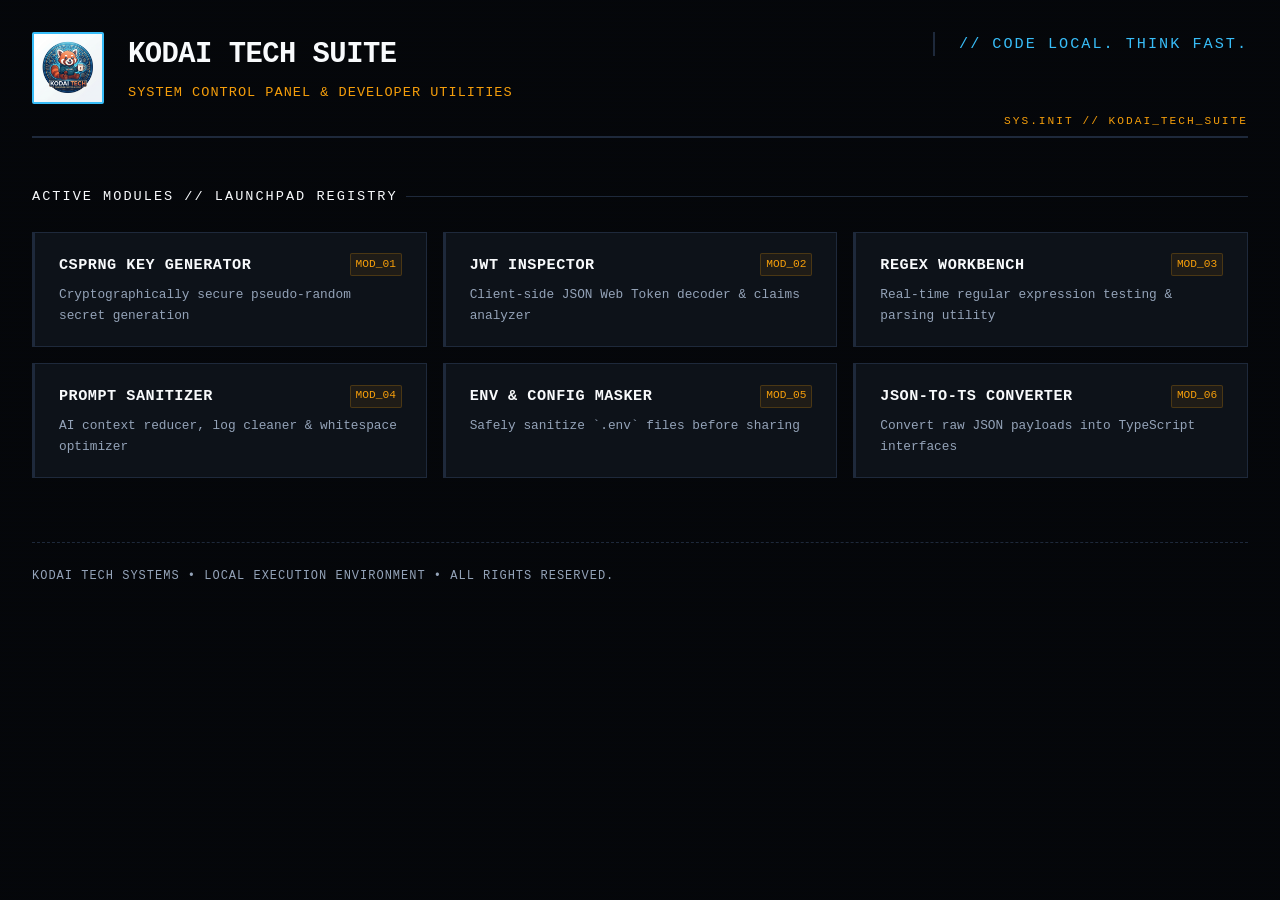
<file: index.html>
<!DOCTYPE html>
<html lang="it">
<head>
    <meta charset="UTF-8">
    <meta name="viewport" content="width=device-width, initial-scale=1.0">
    <title>Kodai Tech // Launchpad</title>
    <link rel="stylesheet" href="assets/css/style.css">
    <style>
        .dashboard-header {
            display: flex;
            justify-content: space-between;
            align-items: flex-start;
            border-bottom: 2px solid var(--border-terminal);
            padding-bottom: 2rem;
            margin-bottom: 3rem;
        }
        .brand-box {
            display: flex;
            align-items: center;
            gap: 1.5rem;
        }
        .brand-logo {
            width: 72px;
            height: 72px;
            border: 2px solid var(--accent-primary);
            border-radius: 2px;
            object-fit: cover;
        }
        .brand-info h1 {
            font-size: 1.8rem;
            color: var(--text-bright);
            text-transform: uppercase;
            letter-spacing: -0.5px;
            margin-bottom: 0.25rem;
        }
        .brand-info p {
            color: var(--accent-warning);
            font-size: 0.85rem;
            letter-spacing: 1px;
            text-transform: uppercase;
        }
        .slogan-box {
            text-align: right;
            font-family: var(--font-mono);
            color: var(--accent-primary);
            font-size: 0.95rem;
            letter-spacing: 2px;
            text-transform: uppercase;
            border-left: 2px solid var(--border-terminal);
            padding-left: 1.5rem;
        }
        .section-title {
            font-size: 0.85rem;
            color: var(--text-bright);
            text-transform: uppercase;
            letter-spacing: 2px;
            margin-bottom: 1.5rem;
            display: flex;
            align-items: center;
            gap: 0.5rem;
        }
        .section-title::after {
            content: "";
            flex: 1;
            height: 1px;
            background: var(--border-terminal);
        }
        .launchpad-stream {
            display: grid;
            grid-template-columns: repeat(auto-fit, minmax(380px, 1fr));
            gap: 1rem;
        }
        .tool-row-item {
            background-color: var(--panel-bg);
            border: 1px solid var(--border-terminal);
            border-left: 3px solid var(--border-terminal);
            padding: 1.25rem 1.5rem;
            text-decoration: none;
            color: inherit;
            display: flex;
            flex-direction: column;
            justify-content: space-between;
            transition: all 0.1s ease;
        }
        .tool-row-item:hover {
            border-color: var(--accent-primary);
            border-left-color: var(--accent-primary);
            background-color: #111822;
        }
        .tool-row-header {
            display: flex;
            justify-content: space-between;
            align-items: center;
            margin-bottom: 0.5rem;
        }
        .tool-row-item h3 {
            font-size: 0.95rem;
            color: var(--text-bright);
            text-transform: uppercase;
            letter-spacing: 0.5px;
        }
        .tool-code {
            font-size: 0.7rem;
            color: var(--accent-warning);
            background: rgba(245, 158, 11, 0.08);
            border: 1px solid rgba(245, 158, 11, 0.2);
            padding: 0.1rem 0.3rem;
            border-radius: 2px;
        }
        .tool-row-item p {
            font-size: 0.8rem;
            color: var(--text-main);
        }
    </style>
</head>
<body>

    <header class="dashboard-header">
        <div class="brand-box">
            <img src="assets/img/logo.jpg" alt="Kodai Tech Logo" class="brand-logo">
            <div class="brand-info">
                <h1>Kodai Tech Suite</h1>
                <p>System Control Panel & Developer Utilities</p>
            </div>
        </div>
        <div class="slogan-box">
            // Code local. Think fast.
        </div>
    </header>

    <main>
        <div class="section-title">Active Modules // Launchpad Registry</div>
        
        <div class="launchpad-stream">
            <a href="key-generator.html" class="tool-row-item">
                <div>
                    <div class="tool-row-header">
                        <h3>CSPRNG Key Generator</h3>
                        <span class="tool-code">MOD_01</span>
                    </div>
                    <p>Cryptographically secure pseudo-random secret generation</p>
                </div>
            </a>

            <a href="jwt-inspector.html" class="tool-row-item">
                <div>
                    <div class="tool-row-header">
                        <h3>JWT Inspector</h3>
                        <span class="tool-code">MOD_02</span>
                    </div>
                    <p>Client-side JSON Web Token decoder & claims analyzer</p>
                </div>
            </a>

            <a href="regex-workbench.html" class="tool-row-item">
                <div>
                    <div class="tool-row-header">
                        <h3>Regex Workbench</h3>
                        <span class="tool-code">MOD_03</span>
                    </div>
                    <p>Real-time regular expression testing & parsing utility</p>
                </div>
            </a>

            <a href="prompt-sanitizer.html" class="tool-row-item">
                <div>
                    <div class="tool-row-header">
                        <h3>Prompt Sanitizer</h3>
                        <span class="tool-code">MOD_04</span>
                    </div>
                    <p>AI context reducer, log cleaner & whitespace optimizer</p>
                </div>
            </a>

            <a href="env-masker.html" class="tool-row-item">
                <div>
                    <div class="tool-row-header">
                        <h3>Env & Config Masker</h3>
                        <span class="tool-code">MOD_05</span>
                    </div>
                    <p>Safely sanitize `.env` files before sharing</p>
                </div>
            </a>

            <a href="json-converter.html" class="tool-row-item">
                <div>
                    <div class="tool-row-header">
                        <h3>JSON-to-TS Converter</h3>
                        <span class="tool-code">MOD_06</span>
                    </div>
                    <p>Convert raw JSON payloads into TypeScript interfaces</p>
                </div>
            </a>
        </div>
    </main>

    <footer>
        Kodai Tech Systems &bull; Local Execution Environment &bull; All rights reserved.
    </footer>

</body>
</html>
</file>
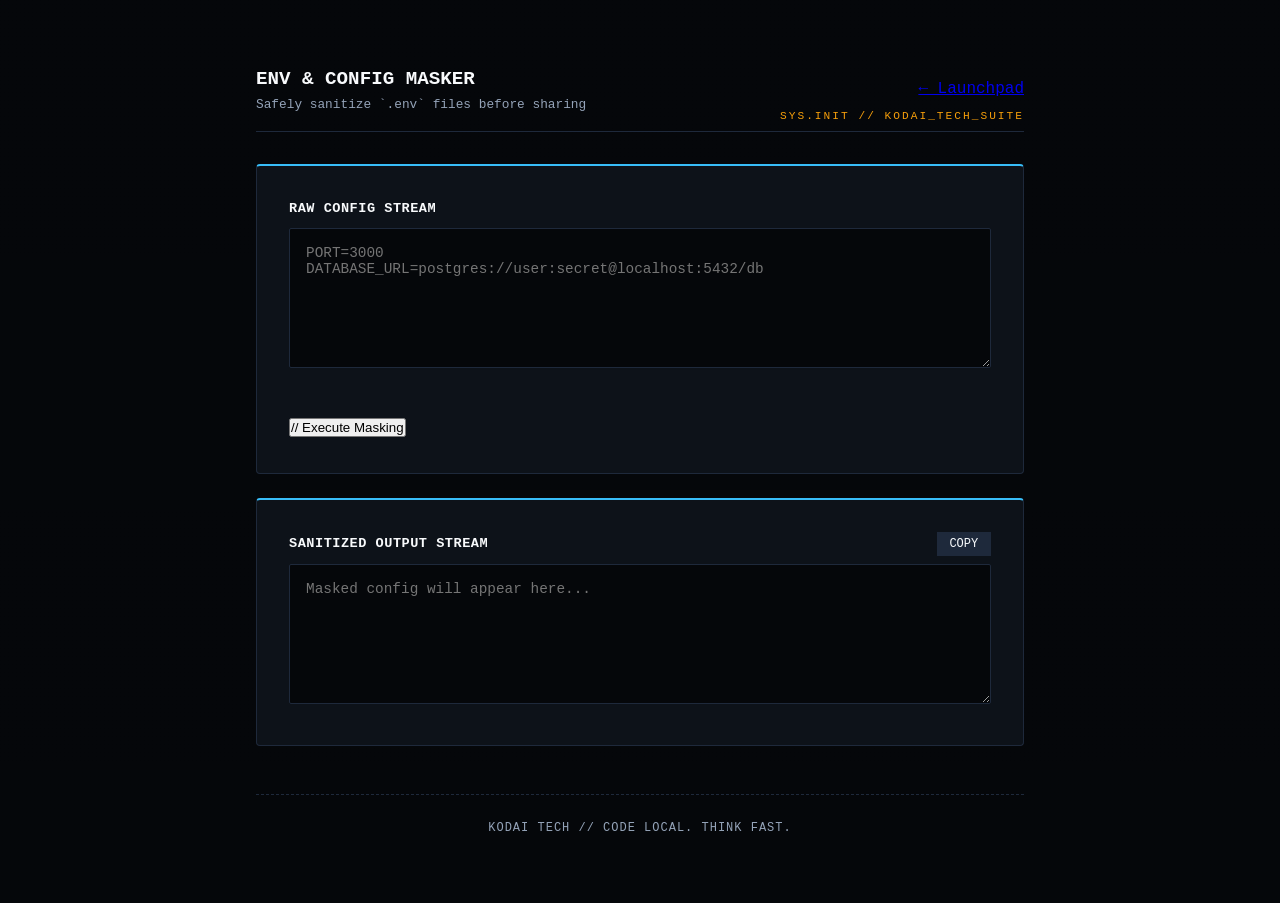
<file: env-masker.html>
<!DOCTYPE html>
<html lang="it">
<head>
    <meta charset="UTF-8">
    <meta name="viewport" content="width=device-width, initial-scale=1.0">
    <title>Env & Config Masker — Kodai Tech</title>
    <link rel="stylesheet" href="assets/css/style.css">
    <style>
        .tool-container {
            max-width: 800px;
            margin: 2rem auto;
            padding: 0 1rem;
        }
        .panel {
            background-color: var(--panel-bg);
            border: 1px solid var(--border-terminal);
            border-top: 2px solid var(--accent-primary);
            padding: 2rem;
            border-radius: 4px;
            margin-bottom: 1.5rem;
        }
        .form-group {
            margin-bottom: 1.5rem;
        }
        .form-group:last-child {
            margin-bottom: 0;
        }
        label {
            display: block;
            margin-bottom: 0.5rem;
            font-weight: 600;
            color: var(--text-bright);
            font-size: 0.85rem;
            text-transform: uppercase;
            letter-spacing: 0.5px;
        }
        textarea {
            width: 100%;
            height: 140px;
            padding: 1rem;
            background-color: var(--bg-terminal);
            border: 1px solid var(--border-terminal);
            border-radius: 2px;
            color: var(--text-bright);
            font-family: var(--font-mono);
            font-size: 0.9rem;
            resize: vertical;
        }
        textarea:focus {
            outline: none;
            border-color: var(--accent-primary);
        }
        .output-header {
            display: flex;
            justify-content: space-between;
            align-items: center;
            margin-bottom: 0.5rem;
        }
        .btn-copy {
            background: var(--border-terminal);
            color: var(--text-bright);
            border: none;
            padding: 0.3rem 0.8rem;
            font-family: var(--font-mono);
            font-size: 0.75rem;
            cursor: pointer;
            text-transform: uppercase;
        }
        .btn-copy:hover {
            background: var(--accent-primary);
            color: var(--bg-terminal);
        }
    </style>
</head>
<body>

    <div class="tool-container">
        <header class="app-header" style="margin-bottom: 2rem; border-bottom: 1px solid var(--border-terminal); padding-bottom: 1rem; display: flex; justify-content: space-between; align-items: center;">
            <div>
                <h1 style="font-size: 1.2rem; color: var(--text-bright); text-transform: uppercase;">Env & Config Masker</h1>
                <p style="font-size: 0.8rem; color: var(--text-main);">Safely sanitize `.env` files before sharing</p>
            </div>
            <a href="index.html" class="back-link">&larr; Launchpad</a>
        </header>

        <main>
            <div class="panel">
                <div class="form-group">
                    <label for="input-env">Raw Config Stream</label>
                    <textarea id="input-env" placeholder="PORT=3000&#10;DATABASE_URL=postgres://user:secret@localhost:5432/db"></textarea>
                </div>
                <button class="btn-primary" style="margin-top: 1rem;" onclick="maskEnv()">// Execute Masking</button>
            </div>

            <div class="panel">
                <div class="form-group">
                    <div class="output-header">
                        <label for="output-env" style="margin-bottom: 0;">Sanitized Output Stream</label>
                        <button class="btn-copy" onclick="copyOutput()">Copy</button>
                    </div>
                    <textarea id="output-env" readonly placeholder="Masked config will appear here..."></textarea>
                </div>
            </div>
        </main>

        <footer style="margin-top: 3rem; text-align: center; font-size: 0.75rem; color: var(--text-main); text-transform: uppercase; letter-spacing: 1px;">
            Kodai Tech // Code local. Think fast.
        </footer>
    </div>

    <script>
        function maskEnv() {
            const text = document.getElementById('input-env').value;
            if (!text) { document.getElementById('output-env').value = ''; return; }
            const lines = text.split('\n');
            const masked = lines.map(line => {
                const trimmed = line.trim();
                if (!trimmed || trimmed.startsWith('#') || !trimmed.includes('=')) return line;
                const eq = line.indexOf('=');
                const key = line.substring(0, eq);
                const val = line.substring(eq + 1);
                if (!val.trim() || val.includes('[MASKED]')) return line;
                const upperKey = key.toUpperCase();
                const keywords = ['KEY', 'SECRET', 'PASSWORD', 'PASS', 'TOKEN', 'AUTH', 'PRIVATE', 'JWT', 'DATABASE_URL', 'DB_CONN'];
                if (keywords.some(k => upperKey.includes(k))) return `${key}=[[MASKED]]`;
                return line;
            });
            document.getElementById('output-env').value = masked.join('\n');
        }
        function copyOutput() {
            const output = document.getElementById('output-env');
            if (!output.value) return;
            output.select();
            document.execCommand('copy');
            const btn = document.querySelector('.btn-copy');
            btn.textContent = 'OK';
            setTimeout(() => { btn.textContent = 'Copy'; }, 1500);
        }
    </script>
</body>
</html>
</file>
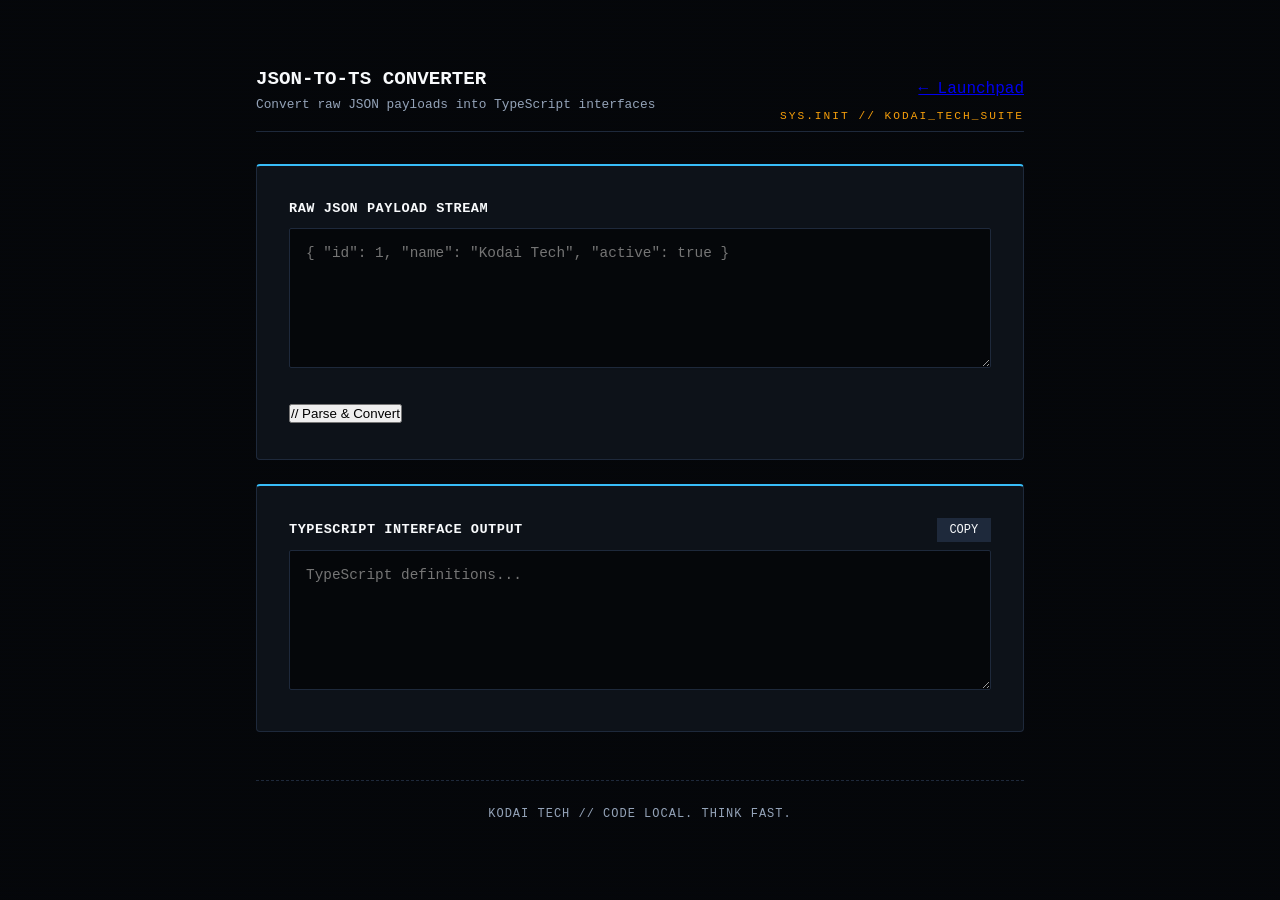
<file: json-converter.html>
<!DOCTYPE html>
<html lang="it">
<head>
    <meta charset="UTF-8">
    <meta name="viewport" content="width=device-width, initial-scale=1.0">
    <title>JSON-to-TS Converter — Kodai Tech</title>
    <link rel="stylesheet" href="assets/css/style.css">
    <style>
        .tool-container {
            max-width: 800px;
            margin: 2rem auto;
            padding: 0 1rem;
        }
        .panel {
            background-color: var(--panel-bg);
            border: 1px solid var(--border-terminal);
            border-top: 2px solid var(--accent-primary);
            padding: 2rem;
            border-radius: 4px;
            margin-bottom: 1.5rem;
        }
        .form-group {
            margin-bottom: 1.5rem;
        }
        .form-group:last-child {
            margin-bottom: 0;
        }
        label {
            display: block;
            margin-bottom: 0.5rem;
            font-weight: 600;
            color: var(--text-bright);
            font-size: 0.85rem;
            text-transform: uppercase;
            letter-spacing: 0.5px;
        }
        textarea {
            width: 100%;
            height: 140px;
            padding: 1rem;
            background-color: var(--bg-terminal);
            border: 1px solid var(--border-terminal);
            border-radius: 2px;
            color: var(--text-bright);
            font-family: var(--font-mono);
            font-size: 0.9rem;
            resize: vertical;
        }
        textarea:focus {
            outline: none;
            border-color: var(--accent-primary);
        }
        .output-header {
            display: flex;
            justify-content: space-between;
            align-items: center;
            margin-bottom: 0.5rem;
        }
        .btn-copy {
            background: var(--border-terminal);
            color: var(--text-bright);
            border: none;
            padding: 0.3rem 0.8rem;
            font-family: var(--font-mono);
            font-size: 0.75rem;
            cursor: pointer;
            text-transform: uppercase;
        }
        .btn-copy:hover {
            background: var(--accent-primary);
            color: var(--bg-terminal);
        }
    </style>
</head>
<body>

    <div class="tool-container">
        <header class="app-header" style="margin-bottom: 2rem; border-bottom: 1px solid var(--border-terminal); padding-bottom: 1rem; display: flex; justify-content: space-between; align-items: center;">
            <div>
                <h1 style="font-size: 1.2rem; color: var(--text-bright); text-transform: uppercase;">JSON-to-TS Converter</h1>
                <p style="font-size: 0.8rem; color: var(--text-main);">Convert raw JSON payloads into TypeScript interfaces</p>
            </div>
            <a href="index.html" class="back-link">&larr; Launchpad</a>
        </header>

        <main>
            <div class="panel">
                <div class="form-group">
                    <label for="input-json">Raw JSON Payload Stream</label>
                    <textarea id="input-json" placeholder='{ "id": 1, "name": "Kodai Tech", "active": true }'></textarea>
                </div>
                <button class="btn-primary" onclick="convertJsonToTs()">// Parse & Convert</button>
            </div>

            <div class="panel">
                <div class="form-group">
                    <div class="output-header">
                        <label for="output-ts" style="margin-bottom: 0;">TypeScript Interface Output</label>
                        <button class="btn-copy" onclick="copyOutput()">Copy</button>
                    </div>
                    <textarea id="output-ts" readonly placeholder="TypeScript definitions..."></textarea>
                </div>
            </div>
        </main>

        <footer style="margin-top: 3rem; text-align: center; font-size: 0.75rem; color: var(--text-main); text-transform: uppercase; letter-spacing: 1px;">
            Kodai Tech // Code local. Think fast.
        </footer>
    </div>

    <script>
        function capitalize(str) { return str.charAt(0).toUpperCase() + str.slice(1); }
        function inferType(value, key, interfaces) {
            if (value === null) return 'null';
            const type = typeof value;
            if (type === 'string' || type === 'number' || type === 'boolean') return type;
            if (Array.isArray(value)) {
                if (value.length === 0) return 'any[]';
                const first = value[0];
                if (typeof first === 'object' && first !== null) {
                    const subName = capitalize(key) + 'Item';
                    parseObjectToInterface(first, subName, interfaces);
                    return subName + '[]';
                }
                return typeof first + '[]';
            }
            if (type === 'object') {
                const subName = capitalize(key);
                parseObjectToInterface(value, subName, interfaces);
                return subName;
            }
            return 'any';
        }
        function parseObjectToInterface(obj, name, interfaces) {
            let fields = [];
            for (const key in obj) {
                if (Object.prototype.hasOwnProperty.call(obj, key)) {
                    fields.push(`  ${key}: ${inferType(obj[key], key, interfaces)};`);
                }
            }
            interfaces.push(`interface ${name} {\n${fields.join('\n')}\n}`);
        }
        function convertJsonToTs() {
            const raw = document.getElementById('input-json').value.trim();
            const outputEl = document.getElementById('output-ts');
            if (!raw) { outputEl.value = ''; return; }
            try {
                const parsed = JSON.parse(raw);
                let interfaces = [];
                parseObjectToInterface(parsed, 'RootObject', interfaces);
                outputEl.value = interfaces.reverse().join('\n\n');
            } catch (e) {
                outputEl.value = `// JSON_ERR: ${e.message}`;
            }
        }
        function copyOutput() {
            const output = document.getElementById('output-ts');
            if (!output.value) return;
            output.select();
            document.execCommand('copy');
            const btn = document.querySelector('.btn-copy');
            btn.textContent = 'OK';
            setTimeout(() => { btn.textContent = 'Copy'; }, 1500);
        }
    </script>
</body>
</html>
</file>
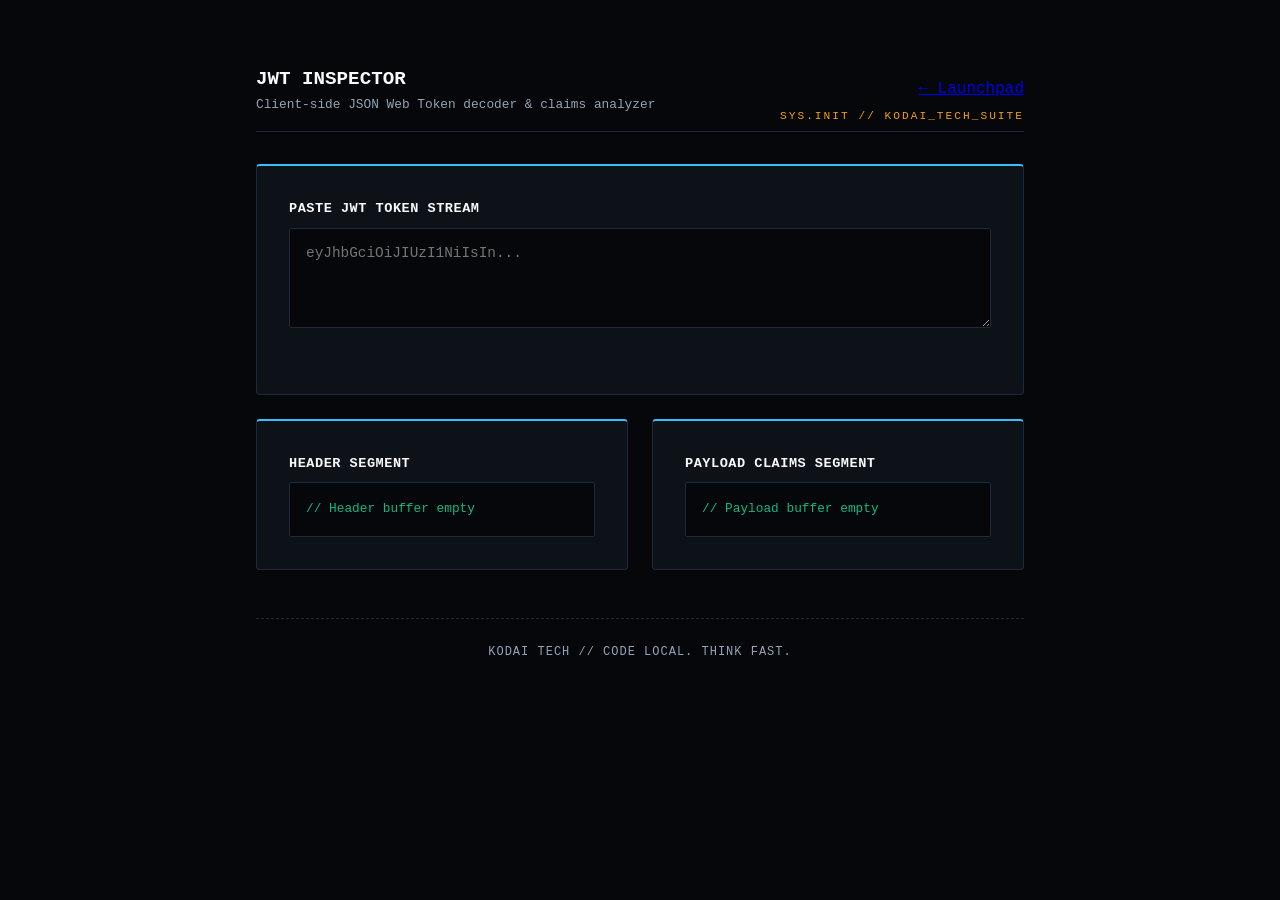
<file: jwt-inspector.html>
<!DOCTYPE html>
<html lang="it">
<head>
    <meta charset="UTF-8">
    <meta name="viewport" content="width=device-width, initial-scale=1.0">
    <title>JWT Inspector — Kodai Tech</title>
    <link rel="stylesheet" href="assets/css/style.css">
    <style>
        .tool-container {
            max-width: 800px;
            margin: 2rem auto;
            padding: 0 1rem;
        }
        .panel {
            background-color: var(--panel-bg);
            border: 1px solid var(--border-terminal);
            border-top: 2px solid var(--accent-primary);
            padding: 2rem;
            border-radius: 4px;
            margin-bottom: 1.5rem;
        }
        .form-group {
            margin-bottom: 1.5rem;
        }
        .form-group:last-child {
            margin-bottom: 0;
        }
        label {
            display: block;
            margin-bottom: 0.5rem;
            font-weight: 600;
            color: var(--text-bright);
            font-size: 0.85rem;
            text-transform: uppercase;
            letter-spacing: 0.5px;
        }
        textarea {
            width: 100%;
            height: 100px;
            padding: 1rem;
            background-color: var(--bg-terminal);
            border: 1px solid var(--border-terminal);
            border-radius: 2px;
            color: var(--text-bright);
            font-family: var(--font-mono);
            font-size: 0.9rem;
            resize: vertical;
        }
        textarea:focus {
            outline: none;
            border-color: var(--accent-primary);
        }
        .grid-outputs {
            display: grid;
            grid-template-columns: 1fr 1fr;
            gap: 1.5rem;
        }
        @media (max-width: 768px) { .grid-outputs { grid-template-columns: 1fr; } }
        pre {
            background-color: var(--bg-terminal);
            padding: 1rem;
            border-radius: 2px;
            font-family: var(--font-mono);
            font-size: 0.8rem;
            color: var(--accent-success);
            overflow-x: auto;
            max-height: 240px;
            border: 1px solid var(--border-terminal);
            margin-top: 0.5rem;
        }
        .status-badge {
            display: inline-block;
            padding: 0.3rem 0.6rem;
            border-radius: 2px;
            font-size: 0.75rem;
            font-weight: 600;
            font-family: var(--font-mono);
            text-transform: uppercase;
        }
        .status-valid { background-color: rgba(16, 185, 129, 0.1); color: var(--accent-success); border: 1px solid rgba(16, 185, 129, 0.3); }
        .status-expired { background-color: rgba(239, 68, 68, 0.1); color: #ef4444; border: 1px solid rgba(239, 68, 68, 0.3); }
        .status-invalid { background-color: rgba(245, 158, 11, 0.1); color: var(--accent-warning); border: 1px solid rgba(245, 158, 11, 0.3); }
    </style>
</head>
<body>

    <div class="tool-container">
        <header class="app-header" style="margin-bottom: 2rem; border-bottom: 1px solid var(--border-terminal); padding-bottom: 1rem; display: flex; justify-content: space-between; align-items: center;">
            <div>
                <h1 style="font-size: 1.2rem; color: var(--text-bright); text-transform: uppercase;">JWT Inspector</h1>
                <p style="font-size: 0.8rem; color: var(--text-main);">Client-side JSON Web Token decoder & claims analyzer</p>
            </div>
            <a href="index.html" class="back-link">&larr; Launchpad</a>
        </header>

        <main>
            <div class="panel">
                <div class="form-group">
                    <label for="jwt-input">Paste JWT Token Stream</label>
                    <textarea id="jwt-input" placeholder="eyJhbGciOiJIUzI1NiIsIn..." oninput="inspectJWT()"></textarea>
                </div>
                <div id="token-status" style="margin-top: 1rem;"></div>
            </div>

            <div class="grid-outputs">
                <div class="panel" style="margin-bottom: 0;">
                    <label>Header Segment</label>
                    <pre id="jwt-header">// Header buffer empty</pre>
                </div>
                <div class="panel" style="margin-bottom: 0;">
                    <label>Payload Claims Segment</label>
                    <pre id="jwt-payload">// Payload buffer empty</pre>
                </div>
            </div>
        </main>

        <footer style="margin-top: 3rem; text-align: center; font-size: 0.75rem; color: var(--text-main); text-transform: uppercase; letter-spacing: 1px;">
            Kodai Tech // Code local. Think fast.
        </footer>
    </div>

    <script>
        function base64UrlDecode(str) {
            let output = str.replace(/-/g, '+').replace(/_/g, '/');
            switch (output.length % 4) { case 0: break; case 2: output += '=='; break; case 3: output += '='; break; }
            return decodeURIComponent(atob(output).split('').map(c => '%' + ('00' + c.charCodeAt(0).toString(16)).slice(-2)).join(''));
        }
        function inspectJWT() {
            const rawToken = document.getElementById('jwt-input').value.trim();
            const headerEl = document.getElementById('jwt-header');
            const payloadEl = document.getElementById('jwt-payload');
            const statusEl = document.getElementById('token-status');
            if (!rawToken) { headerEl.textContent = '// Header buffer empty'; payloadEl.textContent = '// Payload buffer empty'; statusEl.innerHTML = ''; return; }
            const parts = rawToken.split('.');
            if (parts.length !== 3) { statusEl.innerHTML = '<span class="status-badge status-invalid">ERR: Invalid structure (3 parts expected)</span>'; headerEl.textContent = '// Error'; payloadEl.textContent = '// Error'; return; }
            try {
                headerEl.textContent = JSON.stringify(JSON.parse(base64UrlDecode(parts[0])), null, 2);
                const payload = JSON.parse(base64UrlDecode(parts[1]));
                payloadEl.textContent = JSON.stringify(payload, null, 2);
                if (payload.exp) {
                    const now = Math.floor(Date.now() / 1000);
                    const expDate = new Date(payload.exp * 1000).toLocaleString();
                    if (payload.exp < now) {
                        statusEl.innerHTML = `<span class="status-badge status-expired">STATUS: EXPIRED [${expDate}]</span>`;
                    } else {
                        statusEl.innerHTML = `<span class="status-badge status-valid">STATUS: VALID [Expires: ${expDate}]</span>`;
                    }
                } else {
                    statusEl.innerHTML = '<span class="status-badge status-invalid">STATUS: NO EXP CLAIM (exp) FOUND</span>';
                }
            } catch (e) {
                statusEl.innerHTML = '<span class="status-badge status-invalid">ERR: Parsing failed</span>';
                headerEl.textContent = '// Malformed';
                payloadEl.textContent = '// Malformed';
            }
        }
    </script>
</body>
</html>
</file>
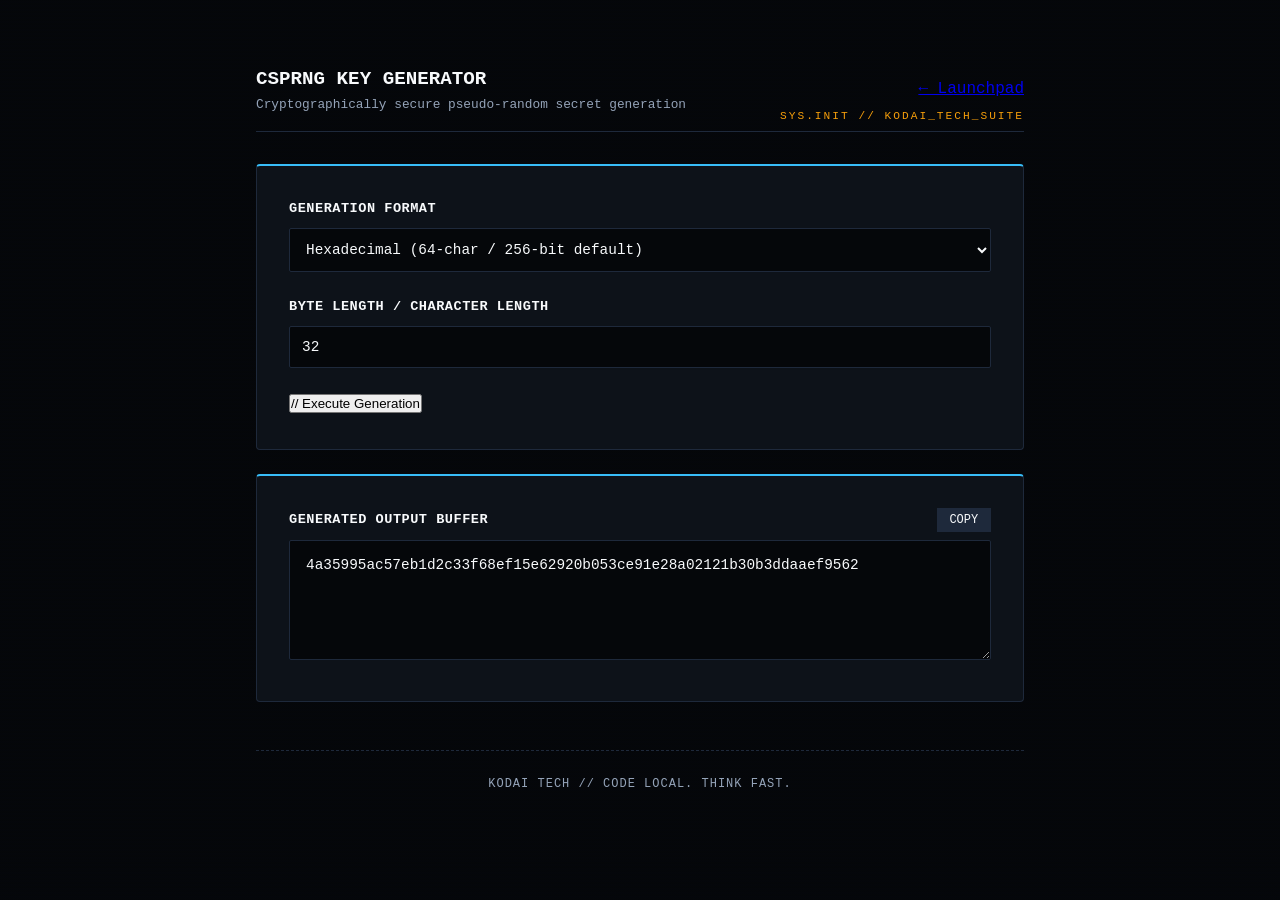
<file: key-generator.html>
<!DOCTYPE html>
<html lang="it">
<head>
    <meta charset="UTF-8">
    <meta name="viewport" content="width=device-width, initial-scale=1.0">
    <title>CSPRNG Key Generator — Kodai Tech</title>
    <link rel="stylesheet" href="assets/css/style.css">
    <style>
        .tool-container {
            max-width: 800px;
            margin: 2rem auto;
            padding: 0 1rem;
        }
        .panel {
            background-color: var(--panel-bg);
            border: 1px solid var(--border-terminal);
            border-top: 2px solid var(--accent-primary);
            padding: 2rem;
            border-radius: 4px;
            margin-bottom: 1.5rem;
        }
        .form-group {
            margin-bottom: 1.5rem;
        }
        .form-group:last-child {
            margin-bottom: 0;
        }
        label {
            display: block;
            margin-bottom: 0.5rem;
            font-weight: 600;
            color: var(--text-bright);
            font-size: 0.85rem;
            text-transform: uppercase;
            letter-spacing: 0.5px;
        }
        select, input[type="number"] {
            width: 100%;
            padding: 0.75rem;
            background-color: var(--bg-terminal);
            border: 1px solid var(--border-terminal);
            border-radius: 2px;
            color: var(--text-bright);
            font-family: var(--font-mono);
            font-size: 0.9rem;
        }
        select:focus, input:focus {
            outline: none;
            border-color: var(--accent-primary);
        }
        textarea {
            width: 100%;
            height: 120px;
            padding: 1rem;
            background-color: var(--bg-terminal);
            border: 1px solid var(--border-terminal);
            border-radius: 2px;
            color: var(--text-bright);
            font-family: var(--font-mono);
            font-size: 0.9rem;
            resize: vertical;
        }
        .options-row {
            display: flex;
            gap: 1.5rem;
            flex-wrap: wrap;
            padding: 1rem 0;
            border-top: 1px solid var(--border-terminal);
            border-bottom: 1px solid var(--border-terminal);
            margin: 1.5rem 0;
        }
        .checkbox-label {
            display: flex;
            align-items: center;
            gap: 0.5rem;
            font-size: 0.8rem;
            cursor: pointer;
            color: var(--text-main);
            text-transform: uppercase;
        }
        .output-header {
            display: flex;
            justify-content: space-between;
            align-items: center;
            margin-bottom: 0.5rem;
        }
        .btn-copy {
            background: var(--border-terminal);
            color: var(--text-bright);
            border: none;
            padding: 0.3rem 0.8rem;
            font-family: var(--font-mono);
            font-size: 0.75rem;
            cursor: pointer;
            text-transform: uppercase;
        }
        .btn-copy:hover {
            background: var(--accent-primary);
            color: var(--bg-terminal);
        }
    </style>
</head>
<body>

    <div class="tool-container">
        <header class="app-header" style="margin-bottom: 2rem; border-bottom: 1px solid var(--border-terminal); padding-bottom: 1rem; display: flex; justify-content: space-between; align-items: center;">
            <div>
                <h1 style="font-size: 1.2rem; color: var(--text-bright); text-transform: uppercase;">CSPRNG Key Generator</h1>
                <p style="font-size: 0.8rem; color: var(--text-main);">Cryptographically secure pseudo-random secret generation</p>
            </div>
            <a href="index.html" class="back-link">&larr; Launchpad</a>
        </header>

        <main>
            <div class="panel">
                <div class="form-group">
                    <label for="format">Generation Format</label>
                    <select id="format" onchange="toggleOptions()">
                        <option value="hex">Hexadecimal (64-char / 256-bit default)</option>
                        <option value="base64">Base64 URL-Safe</option>
                        <option value="password">Custom Password / Alphanumeric Secret</option>
                    </select>
                </div>

                <div class="form-group" id="length-group">
                    <label for="length">Byte Length / Character Length</label>
                    <input type="number" id="length" value="32" min="8" max="256">
                </div>

                <div class="options-row" id="password-options" style="display: none;">
                    <label class="checkbox-label"><input type="checkbox" id="inc-upper" checked> Uppercase (A-Z)</label>
                    <label class="checkbox-label"><input type="checkbox" id="inc-lower" checked> Lowercase (a-z)</label>
                    <label class="checkbox-label"><input type="checkbox" id="inc-num" checked> Numbers (0-9)</label>
                    <label class="checkbox-label"><input type="checkbox" id="inc-sym" checked> Symbols (!@#$...)</label>
                </div>

                <button class="btn-primary" onclick="generateKey()">// Execute Generation</button>
            </div>

            <div class="panel">
                <div class="form-group">
                    <div class="output-header">
                        <label for="output" style="margin-bottom: 0;">Generated Output Buffer</label>
                        <button class="btn-copy" onclick="copyToClipboard()">Copy</button>
                    </div>
                    <textarea id="output" readonly placeholder="Secure output buffer..."></textarea>
                </div>
            </div>
        </main>

        <footer style="margin-top: 3rem; text-align: center; font-size: 0.75rem; color: var(--text-main); text-transform: uppercase; letter-spacing: 1px;">
            Kodai Tech // Code local. Think fast.
        </footer>
    </div>

    <script>
        function toggleOptions() {
            const format = document.getElementById('format').value;
            const pwdOptions = document.getElementById('password-options');
            const lengthInput = document.getElementById('length');
            if (format === 'password') {
                pwdOptions.style.display = 'flex';
                lengthInput.value = '24';
            } else {
                pwdOptions.style.display = 'none';
                lengthInput.value = '32';
            }
        }
        function generateKey() {
            const format = document.getElementById('format').value;
            const length = parseInt(document.getElementById('length').value, 10) || 32;
            let result = '';
            if (format === 'hex') {
                const array = new Uint8Array(length);
                window.crypto.getRandomValues(array);
                result = Array.from(array, byte => byte.toString(16).padStart(2, '0')).join('');
            } else if (format === 'base64') {
                const array = new Uint8Array(length);
                window.crypto.getRandomValues(array);
                let binary = '';
                array.forEach(b => binary += String.fromCharCode(b));
                result = btoa(binary).replace(/\+/g, '-').replace(/\//g, '_').replace(/=/g, '');
            } else if (format === 'password') {
                let chars = '';
                if (document.getElementById('inc-upper').checked) chars += 'ABCDEFGHIJKLMNOPQRSTUVWXYZ';
                if (document.getElementById('inc-lower').checked) chars += 'abcdefghijklmnopqrstuvwxyz';
                if (document.getElementById('inc-num').checked) chars += '0123456789';
                if (document.getElementById('inc-sym').checked) chars += '!@#$%^&*()_+-=[]{}|;:,.<>?';
                if (chars.length === 0) { alert('Select at least one character set.'); return; }
                const array = new Uint32Array(length);
                window.crypto.getRandomValues(array);
                for (let i = 0; i < length; i++) { result += chars[array[i] % chars.length]; }
            }
            document.getElementById('output').value = result;
        }
        function copyToClipboard() {
            const output = document.getElementById('output');
            if (!output.value) return;
            output.select();
            document.execCommand('copy');
            const btn = document.querySelector('.btn-copy');
            btn.textContent = 'OK';
            setTimeout(() => { btn.textContent = 'Copy'; }, 1500);
        }
        generateKey();
    </script>
</body>
</html>
</file>
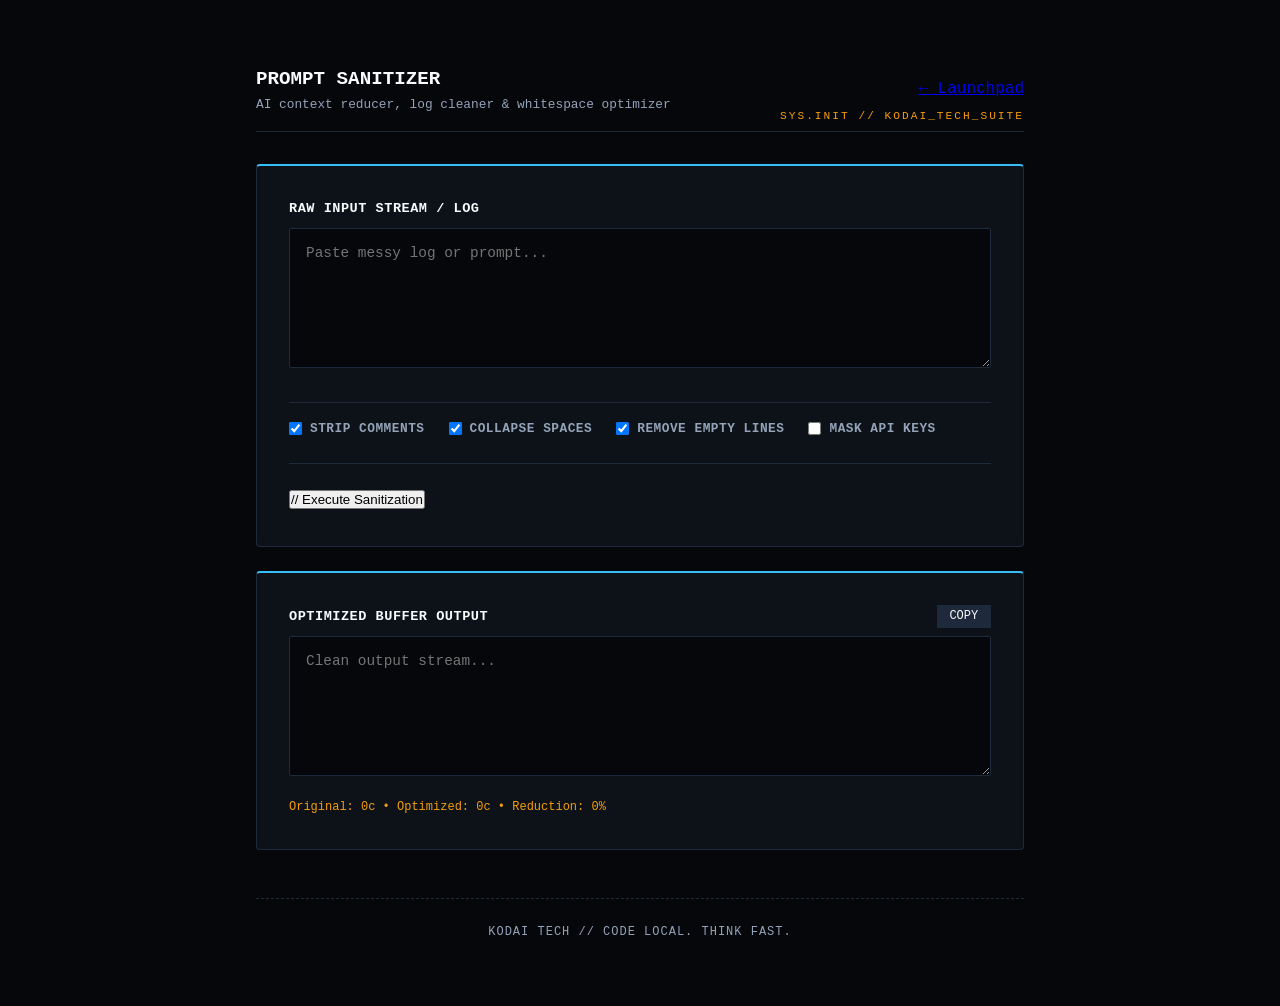
<file: prompt-sanitizer.html>
<!DOCTYPE html>
<html lang="it">
<head>
    <meta charset="UTF-8">
    <meta name="viewport" content="width=device-width, initial-scale=1.0">
    <title>Prompt Sanitizer — Kodai Tech</title>
    <link rel="stylesheet" href="assets/css/style.css">
    <style>
        .tool-container {
            max-width: 800px;
            margin: 2rem auto;
            padding: 0 1rem;
        }
        .panel {
            background-color: var(--panel-bg);
            border: 1px solid var(--border-terminal);
            border-top: 2px solid var(--accent-primary);
            padding: 2rem;
            border-radius: 4px;
            margin-bottom: 1.5rem;
        }
        .form-group {
            margin-bottom: 1.5rem;
        }
        .form-group:last-child {
            margin-bottom: 0;
        }
        label {
            display: block;
            margin-bottom: 0.5rem;
            font-weight: 600;
            color: var(--text-bright);
            font-size: 0.85rem;
            text-transform: uppercase;
            letter-spacing: 0.5px;
        }
        textarea {
            width: 100%;
            height: 140px;
            padding: 1rem;
            background-color: var(--bg-terminal);
            border: 1px solid var(--border-terminal);
            border-radius: 2px;
            color: var(--text-bright);
            font-family: var(--font-mono);
            font-size: 0.9rem;
            resize: vertical;
        }
        textarea:focus {
            outline: none;
            border-color: var(--accent-primary);
        }
        .options-row {
            display: flex;
            gap: 1.5rem;
            flex-wrap: wrap;
            padding: 1rem 0;
            border-top: 1px solid var(--border-terminal);
            border-bottom: 1px solid var(--border-terminal);
            margin: 1.5rem 0;
        }
        .checkbox-label {
            display: flex;
            align-items: center;
            gap: 0.5rem;
            font-size: 0.8rem;
            cursor: pointer;
            color: var(--text-main);
            text-transform: uppercase;
        }
        .output-header {
            display: flex;
            justify-content: space-between;
            align-items: center;
            margin-bottom: 0.5rem;
        }
        .btn-copy {
            background: var(--border-terminal);
            color: var(--text-bright);
            border: none;
            padding: 0.3rem 0.8rem;
            font-family: var(--font-mono);
            font-size: 0.75rem;
            cursor: pointer;
            text-transform: uppercase;
        }
        .btn-copy:hover {
            background: var(--accent-primary);
            color: var(--bg-terminal);
        }
        .stats {
            margin-top: 0.75rem;
            font-size: 0.75rem;
            color: var(--accent-warning);
        }
    </style>
</head>
<body>

    <div class="tool-container">
        <header class="app-header" style="margin-bottom: 2rem; border-bottom: 1px solid var(--border-terminal); padding-bottom: 1rem; display: flex; justify-content: space-between; align-items: center;">
            <div>
                <h1 style="font-size: 1.2rem; color: var(--text-bright); text-transform: uppercase;">Prompt Sanitizer</h1>
                <p style="font-size: 0.8rem; color: var(--text-main);">AI context reducer, log cleaner & whitespace optimizer</p>
            </div>
            <a href="index.html" class="back-link">&larr; Launchpad</a>
        </header>

        <main>
            <div class="panel">
                <div class="form-group">
                    <label for="input-prompt">Raw Input Stream / Log</label>
                    <textarea id="input-prompt" placeholder="Paste messy log or prompt..."></textarea>
                </div>

                <div class="options-row">
                    <label class="checkbox-label"><input type="checkbox" id="opt-comments" checked> Strip Comments</label>
                    <label class="checkbox-label"><input type="checkbox" id="opt-whitespace" checked> Collapse Spaces</label>
                    <label class="checkbox-label"><input type="checkbox" id="opt-newlines" checked> Remove Empty Lines</label>
                    <label class="checkbox-label"><input type="checkbox" id="opt-secrets"> Mask API Keys</label>
                </div>

                <button class="btn-primary" onclick="sanitizePrompt()">// Execute Sanitization</button>
            </div>

            <div class="panel">
                <div class="form-group">
                    <div class="output-header">
                        <label for="output-prompt" style="margin-bottom: 0;">Optimized Buffer Output</label>
                        <button class="btn-copy" onclick="copyOutput()">Copy</button>
                    </div>
                    <textarea id="output-prompt" readonly placeholder="Clean output stream..."></textarea>
                    <div class="stats" id="stats-box">Original: 0c &bull; Optimized: 0c &bull; Reduction: 0%</div>
                </div>
            </div>
        </main>

        <footer style="margin-top: 3rem; text-align: center; font-size: 0.75rem; color: var(--text-main); text-transform: uppercase; letter-spacing: 1px;">
            Kodai Tech // Code local. Think fast.
        </footer>
    </div>

    <script>
        function sanitizePrompt() {
            let text = document.getElementById('input-prompt').value;
            const originalLength = text.length;
            if (!text) { document.getElementById('output-prompt').value = ''; document.getElementById('stats-box').innerHTML = 'Buffer empty'; return; }
            if (document.getElementById('opt-comments').checked) { text = text.replace(/\/\*[\s\S]*?\*\/|([^:]|^)\/\/.*/g, '$1'); }
            if (document.getElementById('opt-newlines').checked) { text = text.split('\n').filter(l => l.trim() !== '').join('\n'); }
            if (document.getElementById('opt-whitespace').checked) { text = text.split('\n').map(l => l.replace(/[ \t]+/g, ' ').trim()).join('\n'); }
            if (document.getElementById('opt-secrets').checked) { text = text.replace(/(sk-[a-zA-Z0-9]{20,}|bearer\s+[a-zA-Z0-9._-]+|api[_-]?key[=:]\s*['"]?[a-zA-Z0-9-_]{16,}['"]?)/gi, '[REDACTED_SECRET]'); }
            document.getElementById('output-prompt').value = text;
            const newLength = text.length;
            const reduction = originalLength > 0 ? Math.max(0, ((originalLength - newLength) / originalLength) * 100).toFixed(1) : 0;
            document.getElementById('stats-box').innerHTML = `Original: ${originalLength}c &bull; Optimized: ${newLength}c &bull; Reduction: ${reduction}%`;
        }
        function copyOutput() {
            const output = document.getElementById('output-prompt');
            if (!output.value) return;
            output.select();
            document.execCommand('copy');
            const btn = document.querySelector('.btn-copy');
            btn.textContent = 'OK';
            setTimeout(() => { btn.textContent = 'Copy'; }, 1500);
        }
    </script>
</body>
</html>
</file>
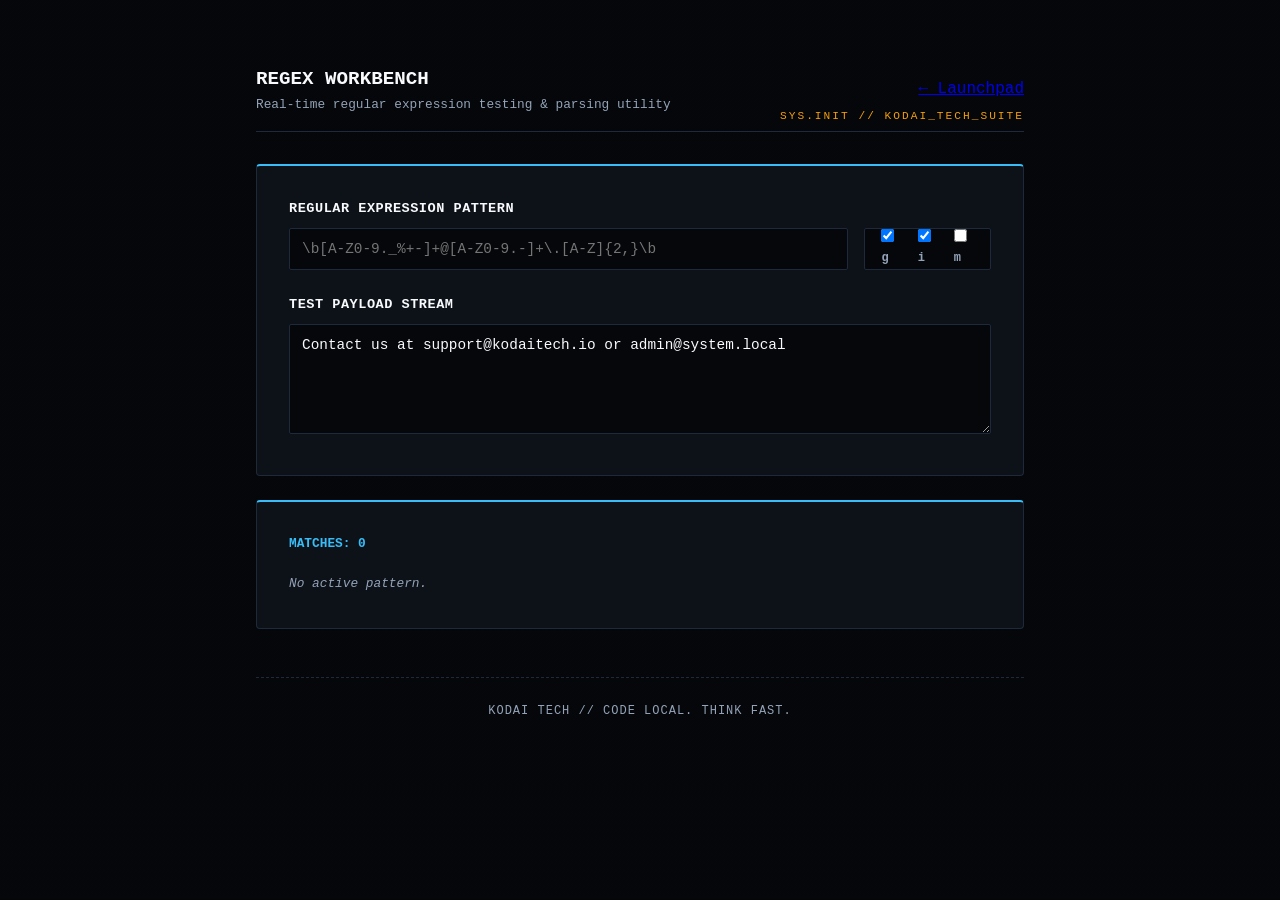
<file: regex-workbench.html>
<!DOCTYPE html>
<html lang="it">
<head>
    <meta charset="UTF-8">
    <meta name="viewport" content="width=device-width, initial-scale=1.0">
    <title>Regex Workbench — Kodai Tech</title>
    <link rel="stylesheet" href="assets/css/style.css">
    <style>
        .tool-container {
            max-width: 800px;
            margin: 2rem auto;
            padding: 0 1rem;
        }
        .panel {
            background-color: var(--panel-bg);
            border: 1px solid var(--border-terminal);
            border-top: 2px solid var(--accent-primary);
            padding: 2rem;
            border-radius: 4px;
            margin-bottom: 1.5rem;
        }
        .form-group {
            margin-bottom: 1.5rem;
        }
        .form-group:last-child {
            margin-bottom: 0;
        }
        label {
            display: block;
            margin-bottom: 0.5rem;
            font-weight: 600;
            color: var(--text-bright);
            font-size: 0.85rem;
            text-transform: uppercase;
            letter-spacing: 0.5px;
        }
        input[type="text"], textarea {
            width: 100%;
            padding: 0.75rem;
            background-color: var(--bg-terminal);
            border: 1px solid var(--border-terminal);
            border-radius: 2px;
            color: var(--text-bright);
            font-family: var(--font-mono);
            font-size: 0.9rem;
        }
        textarea { height: 110px; resize: vertical; }
        input:focus, textarea:focus {
            outline: none;
            border-color: var(--accent-primary);
        }
        .regex-row { display: flex; gap: 1rem; }
        .flags-box {
            display: flex;
            gap: 1rem;
            align-items: center;
            background-color: var(--bg-terminal);
            border: 1px solid var(--border-terminal);
            padding: 0 1rem;
            border-radius: 2px;
        }
        .flags-box label {
            margin-bottom: 0;
            font-size: 0.75rem;
            cursor: pointer;
            font-family: var(--font-mono);
            color: var(--text-main);
            text-transform: none;
        }
        .match-item {
            background-color: var(--bg-terminal);
            border: 1px solid var(--border-terminal);
            padding: 0.75rem;
            border-radius: 2px;
            margin-bottom: 0.5rem;
            font-family: var(--font-mono);
            font-size: 0.8rem;
        }
        .match-item span { color: var(--accent-success); }
        .no-matches { color: var(--text-main); font-style: italic; font-size: 0.8rem; }
    </style>
</head>
<body>

    <div class="tool-container">
        <header class="app-header" style="margin-bottom: 2rem; border-bottom: 1px solid var(--border-terminal); padding-bottom: 1rem; display: flex; justify-content: space-between; align-items: center;">
            <div>
                <h1 style="font-size: 1.2rem; color: var(--text-bright); text-transform: uppercase;">Regex Workbench</h1>
                <p style="font-size: 0.8rem; color: var(--text-main);">Real-time regular expression testing & parsing utility</p>
            </div>
            <a href="index.html" class="back-link">&larr; Launchpad</a>
        </header>

        <main>
            <div class="panel">
                <div class="form-group">
                    <label for="pattern">Regular Expression Pattern</label>
                    <div class="regex-row">
                        <input type="text" id="pattern" placeholder="\b[A-Z0-9._%+-]+@[A-Z0-9.-]+\.[A-Z]{2,}\b" oninput="runRegex()">
                        <div class="flags-box">
                            <label><input type="checkbox" id="flag-g" checked onchange="runRegex()"> g</label>
                            <label><input type="checkbox" id="flag-i" checked onchange="runRegex()"> i</label>
                            <label><input type="checkbox" id="flag-m" onchange="runRegex()"> m</label>
                        </div>
                    </div>
                </div>

                <div class="form-group">
                    <label for="test-string">Test Payload Stream</label>
                    <textarea id="test-string" oninput="runRegex()">Contact us at support@kodaitech.io or admin@system.local</textarea>
                </div>
            </div>

            <div class="panel">
                <h3 id="match-count" style="font-size: 0.8rem; color: var(--accent-primary); text-transform: uppercase; margin-bottom: 1rem;">Matches: 0</h3>
                <div id="matches-output"><span class="no-matches">Awaiting pattern compile...</span></div>
            </div>
        </main>

        <footer style="margin-top: 3rem; text-align: center; font-size: 0.75rem; color: var(--text-main); text-transform: uppercase; letter-spacing: 1px;">
            Kodai Tech // Code local. Think fast.
        </footer>
    </div>

    <script>
        function runRegex() {
            const patternStr = document.getElementById('pattern').value;
            const testStr = document.getElementById('test-string').value;
            const outputEl = document.getElementById('matches-output');
            const countEl = document.getElementById('match-count');
            if (!patternStr) { countEl.textContent = 'Matches: 0'; outputEl.innerHTML = '<span class="no-matches">No active pattern.</span>'; return; }
            let flags = '';
            if (document.getElementById('flag-g').checked) flags += 'g';
            if (document.getElementById('flag-i').checked) flags += 'i';
            if (document.getElementById('flag-m').checked) flags += 'm';
            try {
                const regex = new RegExp(patternStr, flags);
                let matches = [];
                let match;
                if (flags.includes('g')) {
                    while ((match = regex.exec(testStr)) !== null) {
                        matches.push({ match: match[0], index: match.index, groups: match.slice(1) });
                        if (match.index === regex.lastIndex) regex.lastIndex++;
                    }
                } else {
                    match = regex.exec(testStr);
                    if (match) matches.push({ match: match[0], index: match.index, groups: match.slice(1) });
                }
                countEl.textContent = `Matches: ${matches.length}`;
                if (matches.length === 0) { outputEl.innerHTML = '<span class="no-matches">0 matches found in buffer.</span>'; return; }
                let html = '';
                matches.forEach((m, idx) => {
                    html += `<div class="match-item"><strong>#${idx + 1}</strong> &bull; Index: <code>${m.index}</code> &bull; Match: <span>${escapeHtml(m.match)}</span>`;
                    if (m.groups.length > 0) html += `<br><small style="color: var(--text-main);">Groups: ${m.groups.map(g => `<code>${escapeHtml(String(g))}</code>`).join(', ')}</small>`;
                    html += `</div>`;
                });
                outputEl.innerHTML = html;
            } catch (e) {
                countEl.textContent = 'Matches: 0';
                outputEl.innerHTML = `<span class="no-matches" style="color: #ef4444;">REGEX_ERR: ${escapeHtml(e.message)}</span>`;
            }
        }
        function escapeHtml(text) {
            return text.replace(/&/g, "&amp;").replace(/</g, "&lt;").replace(/>/g, "&gt;");
        }
        runRegex();
    </script>
</body>
</html>
</file>
<file: assets/css/style.css>
:root {
    --bg-terminal: #05070a;
    --panel-bg: #0d1219;
    --border-terminal: #1e293b;
    --border-active: #38bdf8;
    --text-main: #94a3b8;
    --text-bright: #f8fafc;
    --accent-primary: #38bdf8; /* Cyan terminale */
    --accent-warning: #f59e0b; /* Ambra industriale */
    --accent-success: #10b981; /* Verde terminale */
    --font-mono: 'SFMono-Regular', Consolas, 'Liberation Mono', Menlo, Courier, monospace;
}

*, *::before, *::after {
    box-sizing: border-box;
    margin: 0;
    padding: 0;
}

body {
    font-family: var(--font-mono);
    background-color: var(--bg-terminal);
    color: var(--text-main);
    line-height: 1.6;
    padding: 2rem;
    background-image: 
        linear-gradient(rgba(5, 7, 10, 0.95), rgba(5, 7, 10, 0.95)),
        repeating-linear-gradient(0deg, transparent, transparent 2px, rgba(0, 0, 0, 0.2) 2px, rgba(0, 0, 0, 0.2) 4px);
}

header {
    display: flex;
    align-items: center;
    gap: 1.5rem;
    margin-bottom: 2.5rem;
    border-bottom: 2px solid var(--border-terminal);
    padding-bottom: 1.5rem;
    position: relative;
}

header::after {
    content: "SYS.INIT // KODAI_TECH_SUITE";
    position: absolute;
    right: 0;
    bottom: 5px;
    font-size: 0.7rem;
    color: var(--accent-warning);
    letter-spacing: 2px;
}

header img.logo {
    width: 68px;
    height: 68px;
    border-radius: 4px;
    object-fit: cover;
    border: 2px solid var(--accent-primary);
    filter: contrast(1.1);
}

.header-title h1 {
    font-size: 1.6rem;
    color: var(--text-bright);
    font-weight: 700;
    letter-spacing: -0.5px;
    text-transform: uppercase;
}

.header-title p {
    color: var(--text-main);
    font-size: 0.85rem;
}

.launchpad-grid {
    display: grid;
    grid-template-columns: repeat(auto-fit, minmax(320px, 1fr));
    gap: 1.25rem;
}

.tool-card {
    background-color: var(--panel-bg);
    border: 1px solid var(--border-terminal);
    border-left: 3px solid var(--accent-primary);
    border-radius: 2px;
    padding: 1.5rem;
    text-decoration: none;
    color: inherit;
    transition: all 0.15s ease-in-out;
    display: flex;
    flex-direction: column;
    justify-content: space-between;
    position: relative;
}

.tool-card:hover {
    border-color: var(--accent-primary);
    border-left-width: 6px;
    background-color: #111822;
    box-shadow: 0 0 15px rgba(56, 189, 248, 0.08);
}

.tool-card h3 {
    font-size: 1rem;
    color: var(--text-bright);
    margin-bottom: 0.5rem;
    display: flex;
    align-items: center;
    gap: 0.5rem;
    text-transform: uppercase;
    letter-spacing: 0.5px;
}

.tool-card p {
    color: var(--text-main);
    font-size: 0.8rem;
    margin-bottom: 1.2rem;
}

.tool-badge {
    align-self: flex-start;
    font-size: 0.7rem;
    background: rgba(56, 189, 248, 0.08);
    color: var(--accent-primary);
    padding: 0.15rem 0.4rem;
    border: 1px solid rgba(56, 189, 248, 0.2);
    border-radius: 2px;
    letter-spacing: 1px;
}

footer {
    margin-top: 4rem;
    text-align: left;
    color: var(--text-main);
    font-size: 0.75rem;
    border-top: 1px dashed var(--border-terminal);
    padding-top: 1.5rem;
    letter-spacing: 1px;
    text-transform: uppercase;
}
</file>
